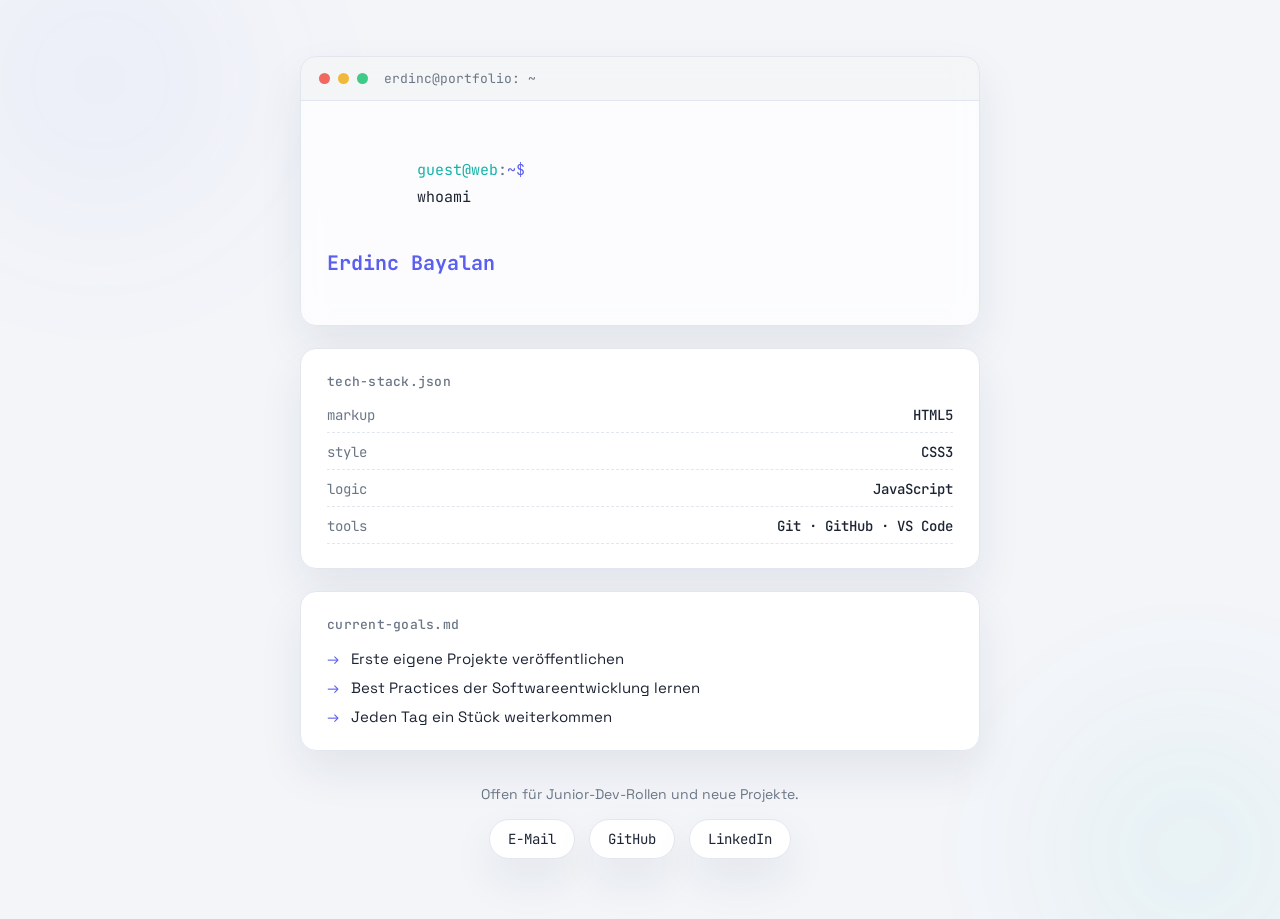
<file: index.html>
<!DOCTYPE html>
<html lang="de">
<head>
<meta charset="UTF-8">
<meta name="viewport" content="width=device-width, initial-scale=1.0">
<title>Erdinc Bayalan — Aspiring Web Developer</title>
<link rel="stylesheet" href="style.css">
</head>
<body>

  <div class="blob blob-1" aria-hidden="true"></div>
  <div class="blob blob-2" aria-hidden="true"></div>

  <div class="scene">

    <section class="terminal" aria-label="Vorstellung">
      <div class="terminal-bar">
        <span class="dot dot-red"></span>
        <span class="dot dot-yellow"></span>
        <span class="dot dot-green"></span>
        <span class="terminal-title">erdinc@portfolio: ~</span>
      </div>
      <div class="terminal-body">
        <p class="line prompt">
          <span class="path">guest@web</span><span class="colon">:</span><span class="tilde">~$</span>
          <span id="typed-command"></span><span class="cursor" id="cmd-cursor">▌</span>
        </p>
        <div class="output" id="output"></div>
      </div>
    </section>

    <section class="panel" id="stack-panel">
      <h2>tech-stack.json</h2>
      <ul class="stack-list">
        <li><span class="key">markup</span><span class="val">HTML5</span></li>
        <li><span class="key">style</span><span class="val">CSS3</span></li>
        <li><span class="key">logic</span><span class="val">JavaScript</span></li>
        <li><span class="key">tools</span><span class="val">Git · GitHub · VS Code</span></li>
      </ul>
    </section>

    <section class="panel" id="goals-panel">
      <h2>current-goals.md</h2>
      <ul class="goals-list">
        <li>Erste eigene Projekte veröffentlichen</li>
        <li>Best Practices der Softwareentwicklung lernen</li>
        <li>Jeden Tag ein Stück weiterkommen</li>
      </ul>
    </section>

    <footer class="contact">
      <p>Offen für Junior-Dev-Rollen und neue Projekte.</p>
      <div class="contact-links">
        <a href="mailto:bayalan.erdinc@gmail.com">E-Mail</a>
        <a href="https://github.com/Erdinc55" target="_blank" rel="noopener">GitHub</a>
        <a href="https://www.linkedin.com/in/erdinc-bayalan-860247278/" id="linkedin-link">LinkedIn</a>
      </div>
    </footer>

  </div>

<script src="script.js"></script>
</body>
</html>
</file>
<file: style.css>
@import url('https://fonts.googleapis.com/css2?family=Space+Grotesk:wght@400;500;700&family=JetBrains+Mono:wght@400;500;700&display=swap');

:root {
  --bg: #f3f5f9;
  --panel: #ffffff;
  --panel-alpha: rgba(255, 255, 255, 0.72);
  --border: #e2e6ef;
  --text: #1c2333;
  --text-dim: #6b7686;
  --indigo: #5b5fef;
  --indigo-soft: rgba(91, 95, 239, 0.1);
  --teal: #12b3a8;
  --shadow: 0 20px 45px rgba(30, 41, 70, 0.08);
}

* {
  box-sizing: border-box;
}

html {
  scroll-behavior: smooth;
}

body {
  margin: 0;
  min-height: 100vh;
  background: var(--bg);
  color: var(--text);
  font-family: 'Space Grotesk', sans-serif;
  display: flex;
  justify-content: center;
  padding: 56px 20px;
  position: relative;
  overflow-x: hidden;
}

.blob {
  position: fixed;
  border-radius: 50%;
  filter: blur(70px);
  z-index: 0;
  opacity: 0.55;
  pointer-events: none;
}

.blob-1 {
  width: 480px;
  height: 480px;
  top: -160px;
  left: -140px;
  background: radial-gradient(circle, var(--indigo-soft), transparent 70%);
  animation: float-a 16s ease-in-out infinite;
}

.blob-2 {
  width: 420px;
  height: 420px;
  bottom: -160px;
  right: -120px;
  background: radial-gradient(circle, rgba(18, 179, 168, 0.14), transparent 70%);
  animation: float-b 20s ease-in-out infinite;
}

@keyframes float-a {
  0%, 100% { transform: translate(0, 0); }
  50% { transform: translate(40px, 30px); }
}

@keyframes float-b {
  0%, 100% { transform: translate(0, 0); }
  50% { transform: translate(-30px, -40px); }
}

.scene {
  position: relative;
  z-index: 1;
  width: 100%;
  max-width: 680px;
  display: flex;
  flex-direction: column;
  gap: 22px;
}

.scene > * {
  opacity: 0;
  animation: rise 0.6s ease forwards;
}

.scene > *:nth-child(1) { animation-delay: 0.05s; }
.scene > *:nth-child(2) { animation-delay: 0.15s; }
.scene > *:nth-child(3) { animation-delay: 0.25s; }
.scene > *:nth-child(4) { animation-delay: 0.35s; }

@keyframes rise {
  from { opacity: 0; transform: translateY(14px); }
  to { opacity: 1; transform: translateY(0); }
}

.terminal {
  background: var(--panel-alpha);
  backdrop-filter: blur(14px);
  border: 1px solid var(--border);
  border-radius: 16px;
  overflow: hidden;
  box-shadow: var(--shadow);
}

.terminal-bar {
  display: flex;
  align-items: center;
  gap: 8px;
  padding: 13px 18px;
  background: rgba(28, 35, 51, 0.03);
  border-bottom: 1px solid var(--border);
}

.dot {
  width: 11px;
  height: 11px;
  border-radius: 50%;
  display: inline-block;
}
.dot-red { background: #f0685f; }
.dot-yellow { background: #f0b93d; }
.dot-green { background: #3dcb87; }

.terminal-title {
  margin-left: 8px;
  font-family: 'JetBrains Mono', monospace;
  font-size: 13px;
  color: var(--text-dim);
}

.terminal-body {
  padding: 30px 26px 34px;
  font-family: 'JetBrains Mono', monospace;
  font-size: 15px;
  line-height: 1.75;
  min-height: 220px;
}

.line.prompt {
  margin: 0 0 4px;
  white-space: pre-wrap;
}

.path { color: var(--teal); }
.colon { color: var(--text-dim); }
.tilde { color: var(--indigo); margin-right: 8px; }

.cursor {
  display: inline-block;
  color: var(--indigo);
  animation: blink 1s steps(1) infinite;
}

@keyframes blink {
  50% { opacity: 0; }
}

.output {
  margin-top: 10px;
  color: var(--text);
}

.output p {
  margin: 0 0 10px;
  opacity: 0;
  animation: reveal 0.4s ease forwards;
}

.output .headline {
  font-size: 20px;
  color: var(--indigo);
  font-weight: 700;
}

@keyframes reveal {
  from { opacity: 0; transform: translateY(4px); }
  to { opacity: 1; transform: translateY(0); }
}

.panel {
  background: var(--panel);
  border: 1px solid var(--border);
  border-radius: 16px;
  padding: 24px 26px;
  box-shadow: var(--shadow);
  transition: transform 0.25s ease, box-shadow 0.25s ease;
}

.panel:hover {
  transform: translateY(-3px);
  box-shadow: 0 26px 55px rgba(30, 41, 70, 0.12);
}

.panel h2 {
  margin: 0 0 16px;
  font-family: 'JetBrains Mono', monospace;
  font-size: 13px;
  font-weight: 500;
  color: var(--text-dim);
  letter-spacing: 0.02em;
}

.stack-list, .goals-list {
  list-style: none;
  margin: 0;
  padding: 0;
  display: flex;
  flex-direction: column;
  gap: 10px;
}

.stack-list li {
  display: flex;
  justify-content: space-between;
  font-family: 'JetBrains Mono', monospace;
  font-size: 14px;
  border-bottom: 1px dashed var(--border);
  padding-bottom: 8px;
  transition: padding-left 0.2s ease;
}

.stack-list li:hover {
  padding-left: 6px;
}

.stack-list .key { color: var(--text-dim); }
.stack-list .val { color: var(--text); font-weight: 500; }

.goals-list li {
  position: relative;
  padding-left: 24px;
  font-size: 15px;
  color: var(--text);
  transition: padding-left 0.2s ease;
}

.goals-list li:hover {
  padding-left: 28px;
}

.goals-list li::before {
  content: "→";
  position: absolute;
  left: 0;
  color: var(--indigo);
}

.contact {
  text-align: center;
  padding: 12px 0 4px;
}

.contact p {
  margin: 0 0 16px;
  color: var(--text-dim);
  font-size: 14px;
}

.contact-links {
  display: flex;
  justify-content: center;
  gap: 14px;
  flex-wrap: wrap;
}

.contact-links a {
  position: relative;
  color: var(--text);
  text-decoration: none;
  font-family: 'JetBrains Mono', monospace;
  font-size: 14px;
  padding: 10px 18px;
  background: var(--panel);
  border: 1px solid var(--border);
  border-radius: 999px;
  box-shadow: var(--shadow);
  transition: transform 0.2s ease, border-color 0.2s ease, color 0.2s ease;
}

.contact-links a:hover,
.contact-links a:focus-visible {
  transform: translateY(-2px);
  border-color: var(--indigo);
  color: var(--indigo);
}

a:focus-visible, button:focus-visible {
  outline: 2px solid var(--indigo);
  outline-offset: 2px;
}

@media (prefers-reduced-motion: reduce) {
  .cursor { animation: none; }
  .output p { animation: none; opacity: 1; }
  .scene > * { animation: none; opacity: 1; }
  .blob { animation: none; }
}

@media (max-width: 480px) {
  .terminal-body { font-size: 14px; padding: 24px 20px 28px; }
  body { padding: 32px 14px; }
  .blob { width: 300px; height: 300px; filter: blur(50px); }
}
</file>
